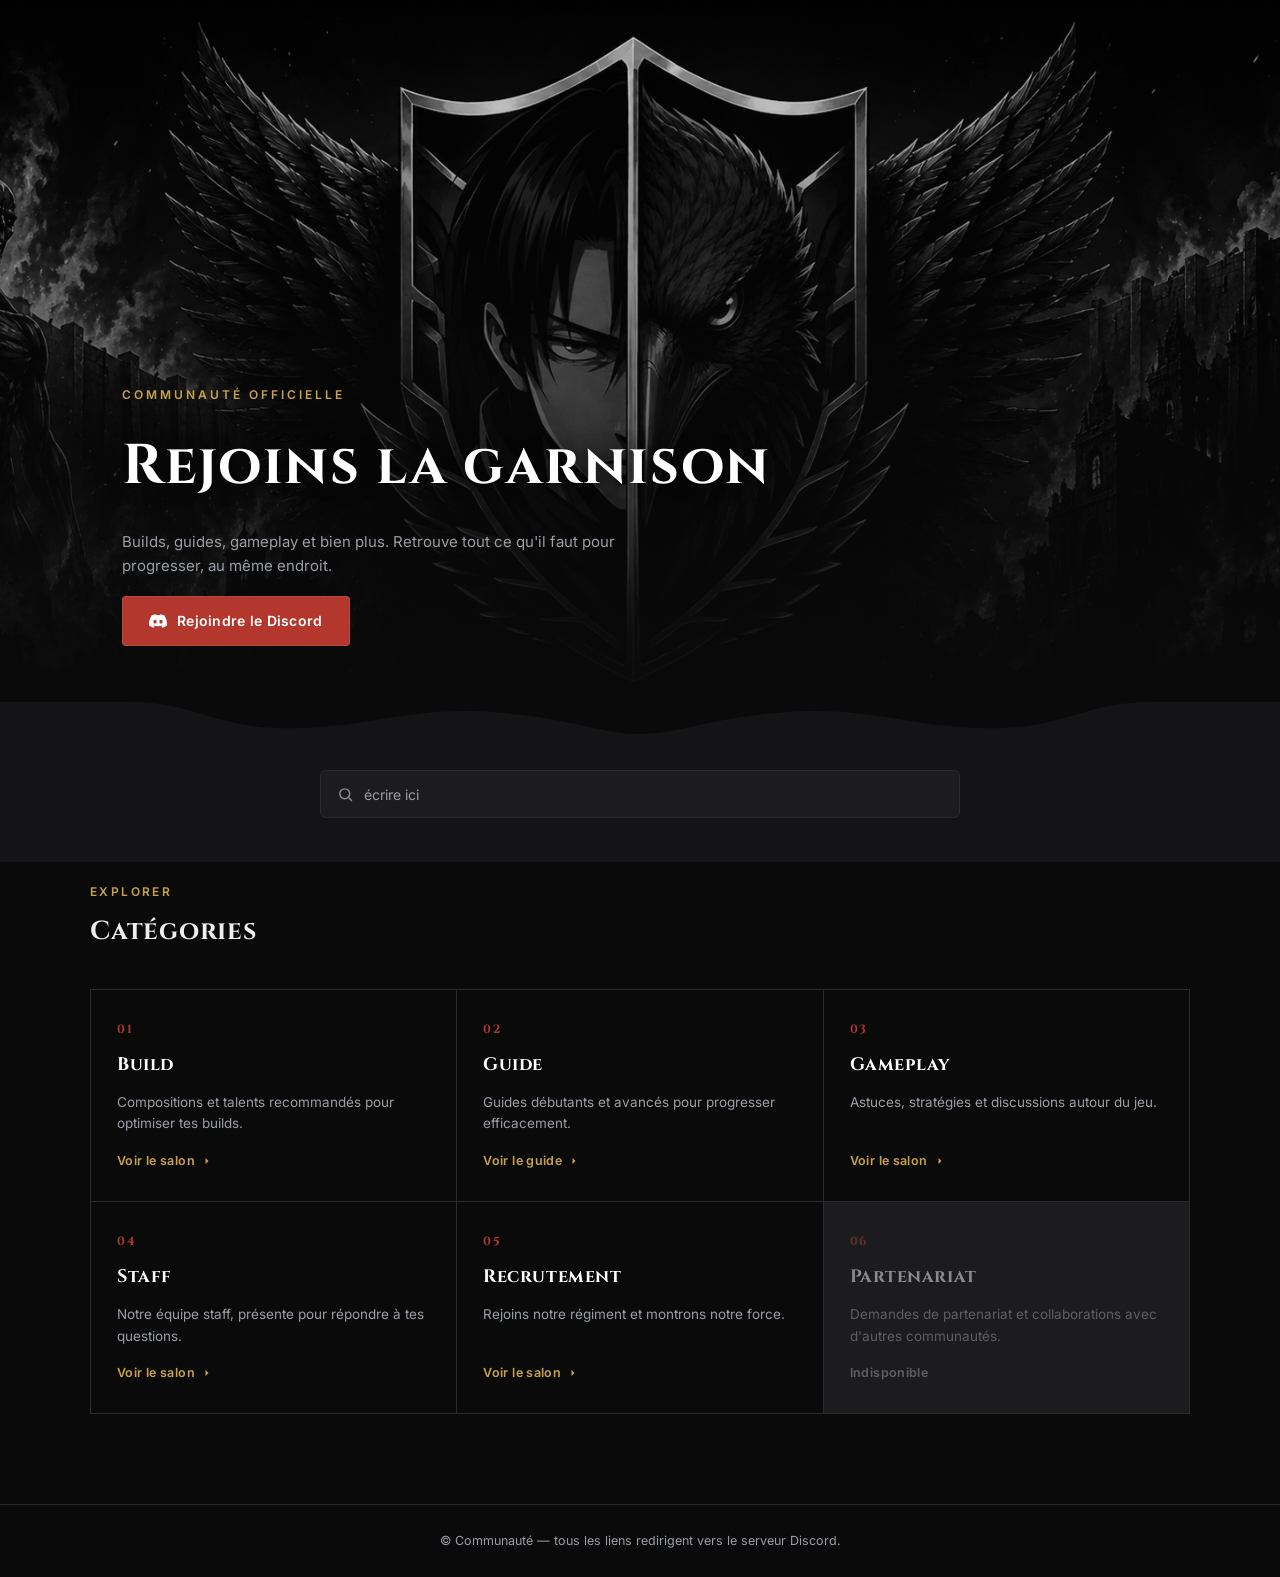
<file: index.html>
<!DOCTYPE html>
<html lang="fr">
<head>
<meta charset="UTF-8">
<meta name="viewport" content="width=device-width, initial-scale=1.0">
<title>ABW SITE</title>
<link rel="stylesheet" href="style.css">
</head>
<body>

<header class="hero">
  <div class="hero-content">
    <span class="eyebrow">Communauté officielle</span>
    <h1>Rejoins la garnison</h1>
    <p>Builds, guides, gameplay et bien plus. Retrouve tout ce qu'il faut pour progresser, au même endroit.</p>
    <a class="discord-btn" href="https://discord.gg/rMczedwTg" target="_blank" rel="noopener">
      <svg viewBox="0 0 24 24"><path d="M20.317 4.369a19.79 19.79 0 0 0-4.885-1.515.074.074 0 0 0-.079.037c-.21.375-.444.864-.608 1.25a18.27 18.27 0 0 0-5.487 0 12.6 12.6 0 0 0-.617-1.25.077.077 0 0 0-.079-.037A19.736 19.736 0 0 0 3.677 4.37a.07.07 0 0 0-.032.027C.533 9.046-.32 13.58.099 18.058a.082.082 0 0 0 .031.056 19.9 19.9 0 0 0 5.993 3.03.078.078 0 0 0 .084-.028 14.09 14.09 0 0 0 1.226-1.994.076.076 0 0 0-.041-.106 13.107 13.107 0 0 1-1.872-.892.077.077 0 0 1-.008-.128c.126-.094.252-.192.372-.291a.074.074 0 0 1 .077-.01c3.928 1.793 8.18 1.793 12.061 0a.074.074 0 0 1 .078.01c.12.099.246.197.373.291a.077.077 0 0 1-.006.128c-.598.35-1.22.645-1.873.892a.076.076 0 0 0-.04.107c.36.698.772 1.362 1.225 1.993a.076.076 0 0 0 .084.028 19.84 19.84 0 0 0 6.002-3.03.077.077 0 0 0 .032-.055c.5-5.177-.838-9.674-3.549-13.662a.06.06 0 0 0-.031-.028zM8.02 15.33c-1.183 0-2.157-1.085-2.157-2.419 0-1.333.955-2.418 2.157-2.418 1.211 0 2.176 1.094 2.157 2.418 0 1.334-.955 2.42-2.157 2.42zm7.975 0c-1.183 0-2.157-1.085-2.157-2.419 0-1.333.955-2.418 2.157-2.418 1.21 0 2.176 1.094 2.157 2.418 0 1.334-.946 2.42-2.157 2.42z"/></svg>
      Rejoindre le Discord
    </a>
  </div>
</header>

<div class="wing-divider" aria-hidden="true">
  <svg viewBox="0 0 1200 34" preserveAspectRatio="none">
    <path d="M0,0 L120,0 C180,0 200,24 260,26 C340,29 380,4 460,10 C540,16 560,32 600,32 C640,32 660,16 740,10 C820,4 860,29 940,26 C1000,24 1020,0 1080,0 L1200,0 L1200,34 L0,34 Z"/>
  </svg>
</div>

<section class="search-section">
  <div class="search-wrap">
    <svg viewBox="0 0 24 24" fill="none" stroke="currentColor" stroke-width="2"><circle cx="11" cy="11" r="7"/><line x1="21" y1="21" x2="16.65" y2="16.65"/></svg>
    <input type="text" id="site-search" placeholder="écrire ici" aria-label="Rechercher">
  </div>
</section>

<main class="categories">
  <div class="categories-inner">
    <div class="section-label">Explorer</div>
    <h2 class="section-title">Catégories</h2>

    <div class="grid">

      <a class="card" href="build.html" data-search="build compositions talents odm ts titan colossal feminin perk">
        <span class="card-index">01</span>
        <h3>Build</h3>
        <p>Compositions et talents recommandés pour optimiser tes builds.</p>
        <span class="card-link">Voir le salon
          <svg viewBox="0 0 24 24"><path d="M9 18l6-6-6-6v12z"/></svg>
        </span>
      </a>

      <a class="card" href="guide.html" data-search="guide débutant prestige quai extérieur aotr">
        <span class="card-index">02</span>
        <h3>Guide</h3>
        <p>Guides débutants et avancés pour progresser efficacement.</p>
        <span class="card-link">Voir le guide
          <svg viewBox="0 0 24 24"><path d="M9 18l6-6-6-6v12z"/></svg>
        </span>
      </a>

      <a class="card" href="gameplay.html" data-search="gameplay astuces stratégies raid mission afk prestige gems farm">
        <span class="card-index">03</span>
        <h3>Gameplay</h3>
        <p>Astuces, stratégies et discussions autour du jeu.</p>
        <span class="card-link">Voir le salon
          <svg viewBox="0 0 24 24"><path d="M9 18l6-6-6-6v12z"/></svg>
        </span>
      </a>

      <a class="card" href="staff.html" data-search="staff équipe chef co-owner support helper">
        <span class="card-index">04</span>
        <h3>Staff</h3>
        <p>Notre équipe staff, présente pour répondre à tes questions.</p>
        <span class="card-link">Voir le salon
          <svg viewBox="0 0 24 24"><path d="M9 18l6-6-6-6v12z"/></svg>
        </span>
      </a>

      <a class="card" href="recrutement.html">
        <span class="card-index">05</span>
        <h3>Recrutement</h3>
        <p>Rejoins notre régiment et montrons notre force.</p>
        <span class="card-link">Voir le salon
          <svg viewBox="0 0 24 24"><path d="M9 18l6-6-6-6v12z"/></svg>
        </span>
      </a>

      <div class="card card-disabled" aria-disabled="true">
        <span class="card-index">06</span>
        <h3>Partenariat</h3>
        <p>Demandes de partenariat et collaborations avec d'autres communautés.</p>
        <span class="card-link">Indisponible</span>
      </div>

    </div>
  </div>
</main>

<footer>
  © Communauté — tous les liens redirigent vers le serveur Discord.
</footer>

<style>
  .card-disabled{
    cursor:not-allowed;
    opacity:0.45;
    pointer-events:none;
  }
  .card-disabled .card-link{color:var(--text-muted);}
  .card-hidden{display:none !important;}
</style>

<script>
(function(){
  const input = document.getElementById('site-search');
  const cards = document.querySelectorAll('.card[data-search]');

  input.addEventListener('input', () => {
    const q = input.value.trim().toLowerCase();
    cards.forEach(card => {
      const haystack = (card.dataset.search + ' ' + card.querySelector('h3').textContent).toLowerCase();
      const match = q === '' || haystack.includes(q);
      card.classList.toggle('card-hidden', !match);
    });
  });
})();
</script>

</body>
</html>
</file>
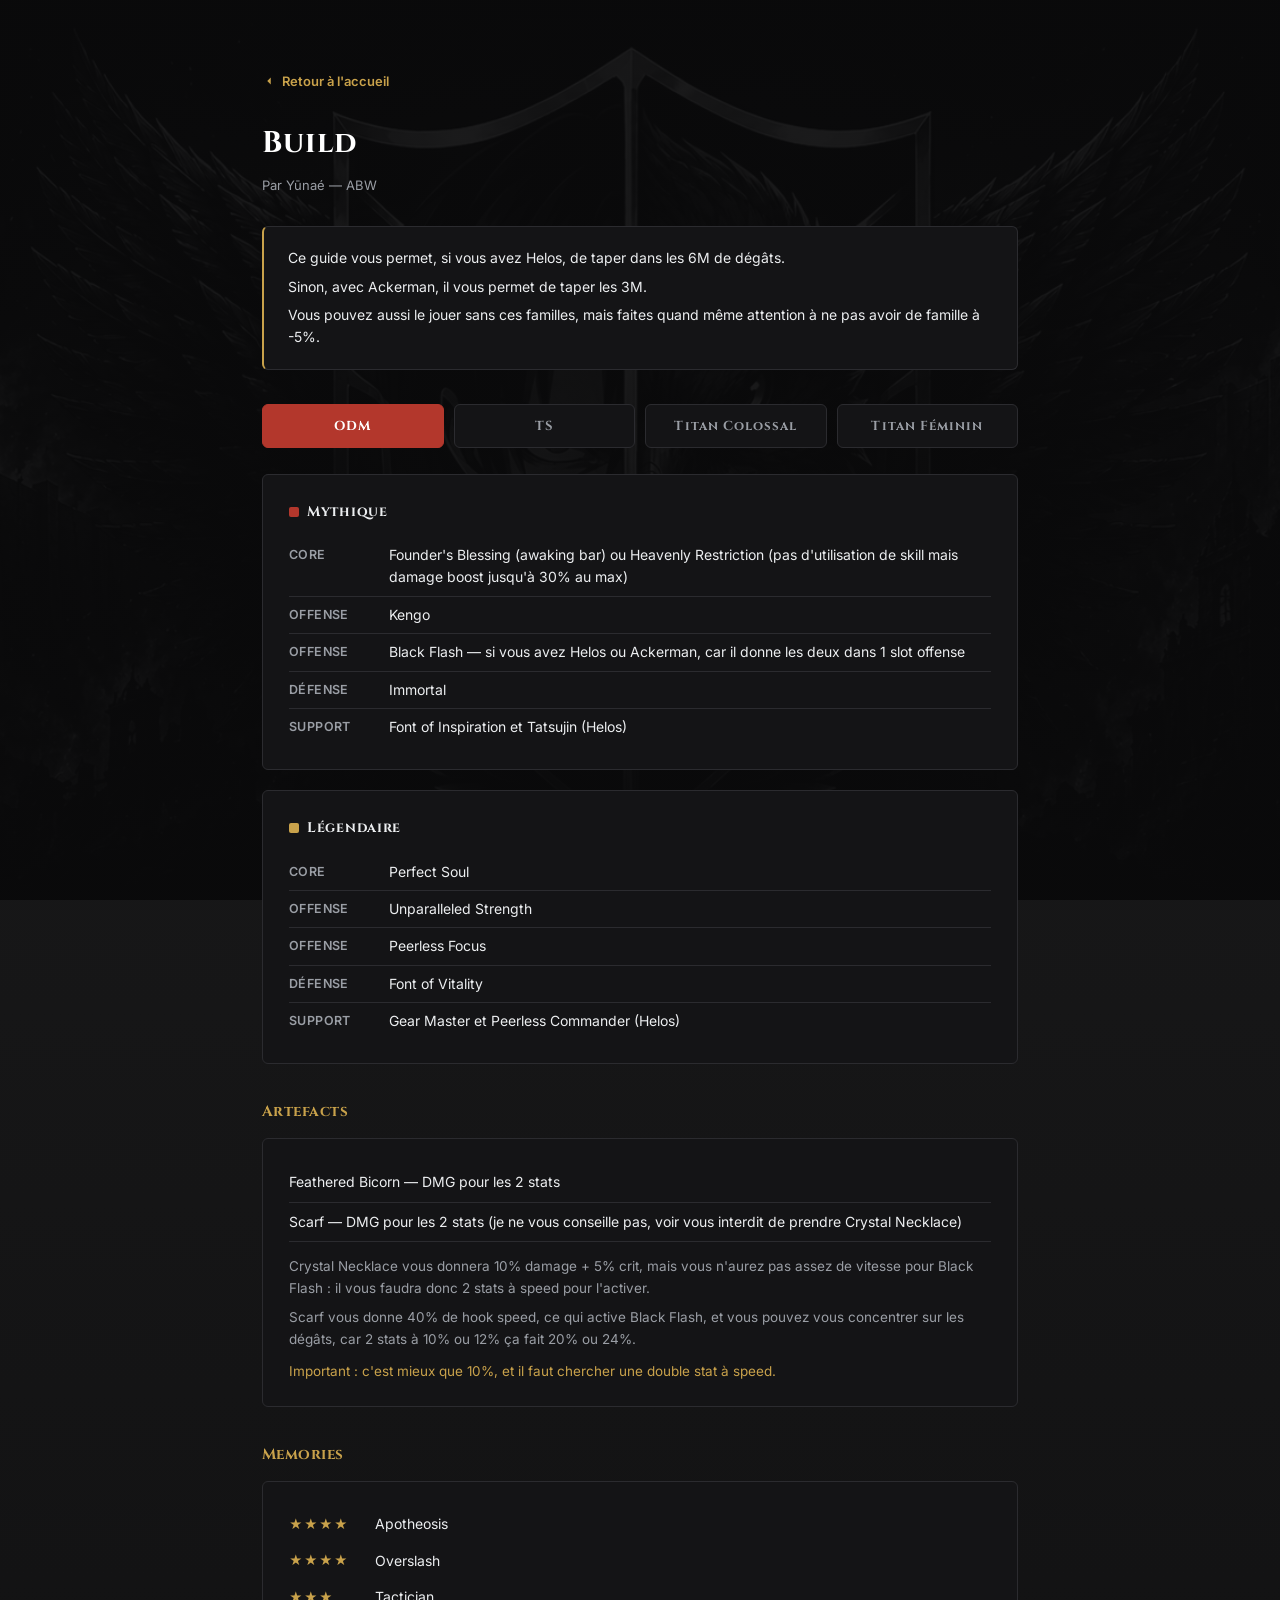
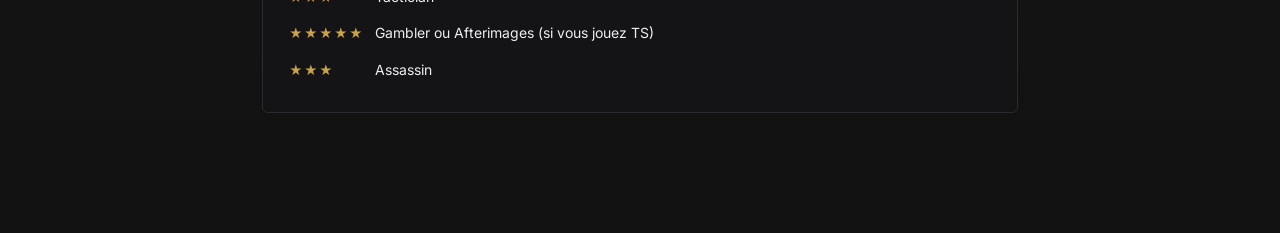
<file: build.html>
<!DOCTYPE html>
<html lang="fr">
<head>
<meta charset="UTF-8">
<meta name="viewport" content="width=device-width, initial-scale=1.0">
<title>ABW SITE — Build</title>
<link rel="stylesheet" href="style.css">
<style>
  body{
    background:
      linear-gradient(180deg, rgba(10,10,11,0.93) 0%, rgba(10,10,11,0.97) 100%),
      url('assets/banner.png') center center / cover no-repeat fixed;
  }
  .guide-wrap{max-width:820px;margin:0 auto;padding:70px 32px 100px;}
  .back-link{display:inline-flex;align-items:center;gap:6px;color:var(--gold);font-size:13px;font-weight:600;margin-bottom:28px;}
  .back-link svg{width:14px;height:14px;fill:var(--gold);transform:rotate(180deg);}
  .guide-wrap h1{font-size:30px;color:#fff;margin-bottom:8px;}
  .guide-meta{color:var(--text-muted);font-size:13px;margin-bottom:30px;}

  .info-block{background:var(--surface);border:1px solid var(--border);border-left:2px solid var(--gold);border-radius:6px;padding:20px 24px;margin-bottom:34px;}
  .info-block p{font-size:14px;color:var(--text);margin-bottom:6px;}
  .info-block p:last-child{margin-bottom:0;}

  .tabs{display:flex;gap:10px;margin-bottom:26px;}
  .tab-btn{flex:1;background:var(--surface);border:1px solid var(--border);color:var(--text-muted);font-family:'Cinzel',serif;font-weight:700;letter-spacing:0.08em;font-size:13px;padding:12px;border-radius:6px;cursor:pointer;transition:all .15s ease;}
  .tab-btn.active{background:var(--accent);color:#fff;border-color:var(--accent);}
  .tab-btn:hover:not(.active){background:var(--surface-2);color:#fff;}

  .tab-panel{display:none;}
  .tab-panel.active{display:block;}

  .rarity-block{background:var(--surface);border:1px solid var(--border);border-radius:6px;padding:24px 26px;margin-bottom:20px;}
  .rarity-title{display:inline-flex;align-items:center;gap:8px;font-family:'Cinzel',serif;font-weight:700;font-size:14px;letter-spacing:0.05em;margin-bottom:14px;}
  .dot{width:10px;height:10px;border-radius:2px;display:inline-block;}
  .dot.myth{background:var(--accent);}
  .dot.leg{background:var(--gold);}

  .perk-row{display:flex;gap:10px;padding:7px 0;border-bottom:1px solid var(--border);font-size:14px;}
  .perk-row:last-child{border-bottom:none;}
  .perk-slot{color:var(--text-muted);min-width:90px;font-weight:600;font-size:12.5px;text-transform:uppercase;letter-spacing:0.03em;padding-top:1px;}
  .perk-name{color:var(--text);}

  .sub-title{font-size:15px;color:var(--gold);font-family:'Cinzel',serif;font-weight:700;margin:36px 0 14px;letter-spacing:0.03em;}

  .artefact-row{display:flex;gap:10px;padding:8px 0;border-bottom:1px solid var(--border);font-size:14px;}
  .artefact-row:last-child{border-bottom:none;}

  .memory-row{display:flex;align-items:center;gap:10px;padding:7px 0;font-size:14px;}
  .stars{color:var(--gold);letter-spacing:1px;font-size:13px;min-width:76px;}
</style>
</head>
<body>

<div class="guide-wrap">
  <a class="back-link" href="index.html">
    <svg viewBox="0 0 24 24"><path d="M9 18l6-6-6-6v12z"/></svg>
    Retour à l'accueil
  </a>

  <h1>Build</h1>
  <p class="guide-meta">Par Yūnaé — ABW</p>

  <div class="info-block">
    <p>Ce guide vous permet, si vous avez Helos, de taper dans les 6M de dégâts.</p>
    <p>Sinon, avec Ackerman, il vous permet de taper les 3M.</p>
    <p>Vous pouvez aussi le jouer sans ces familles, mais faites quand même attention à ne pas avoir de famille à -5%.</p>
  </div>

  <div class="tabs">
    <button class="tab-btn active" onclick="showTab('odm')" data-tag="odm">ODM</button>
    <button class="tab-btn" onclick="showTab('ts')" data-tag="ts">TS</button>
    <button class="tab-btn" onclick="showTab('colossal')" data-tag="colossal">Titan Colossal</button>
    <button class="tab-btn" onclick="showTab('feminin')" data-tag="feminin">Titan Féminin</button>
  </div>

  <div id="tab-odm" class="tab-panel active" data-search="odm perk odm build odm founder's blessing heavenly restriction kengo black flash immortal font of inspiration tatsujin perfect soul unparalleled strength peerless focus font of vitality gear master peerless commander">
    <div class="rarity-block">
      <div class="rarity-title"><span class="dot myth"></span>Mythique</div>
      <div class="perk-row"><span class="perk-slot">Core</span><span class="perk-name">Founder's Blessing (awaking bar) ou Heavenly Restriction (pas d'utilisation de skill mais damage boost jusqu'à 30% au max)</span></div>
      <div class="perk-row"><span class="perk-slot">Offense</span><span class="perk-name">Kengo</span></div>
      <div class="perk-row"><span class="perk-slot">Offense</span><span class="perk-name">Black Flash — si vous avez Helos ou Ackerman, car il donne les deux dans 1 slot offense</span></div>
      <div class="perk-row"><span class="perk-slot">Défense</span><span class="perk-name">Immortal</span></div>
      <div class="perk-row"><span class="perk-slot">Support</span><span class="perk-name">Font of Inspiration et Tatsujin (Helos)</span></div>
    </div>
    <div class="rarity-block">
      <div class="rarity-title"><span class="dot leg"></span>Légendaire</div>
      <div class="perk-row"><span class="perk-slot">Core</span><span class="perk-name">Perfect Soul</span></div>
      <div class="perk-row"><span class="perk-slot">Offense</span><span class="perk-name">Unparalleled Strength</span></div>
      <div class="perk-row"><span class="perk-slot">Offense</span><span class="perk-name">Peerless Focus</span></div>
      <div class="perk-row"><span class="perk-slot">Défense</span><span class="perk-name">Font of Vitality</span></div>
      <div class="perk-row"><span class="perk-slot">Support</span><span class="perk-name">Gear Master et Peerless Commander (Helos)</span></div>
    </div>
  </div>

  <div id="tab-ts" class="tab-panel" data-search="ts perk ts build ts maximum firepower heavenly restriction kengo everlasting flame immortal explosive fortune font of inspiration perfect soul unparalleled strength peerless focus font of vitality munitions master courage catalyst">
    <div class="rarity-block">
      <div class="rarity-title"><span class="dot myth"></span>Mythique</div>
      <div class="perk-row"><span class="perk-slot">Core</span><span class="perk-name">Maximum Firepower ou Heavenly Restriction (pas d'utilisation de skill mais damage boost jusqu'à 30% au max)</span></div>
      <div class="perk-row"><span class="perk-slot">Offense</span><span class="perk-name">Kengo</span></div>
      <div class="perk-row"><span class="perk-slot">Offense</span><span class="perk-name">Everlasting Flame</span></div>
      <div class="perk-row"><span class="perk-slot">Défense</span><span class="perk-name">Immortal</span></div>
      <div class="perk-row"><span class="perk-slot">Support</span><span class="perk-name">Explosive Fortune et Font of Inspiration (Helos)</span></div>
    </div>
    <div class="rarity-block">
      <div class="rarity-title"><span class="dot leg"></span>Légendaire</div>
      <div class="perk-row"><span class="perk-slot">Core</span><span class="perk-name">Perfect Soul</span></div>
      <div class="perk-row"><span class="perk-slot">Offense</span><span class="perk-name">Unparalleled Strength</span></div>
      <div class="perk-row"><span class="perk-slot">Offense</span><span class="perk-name">Peerless Focus</span></div>
      <div class="perk-row"><span class="perk-slot">Défense</span><span class="perk-name">Font of Vitality</span></div>
      <div class="perk-row"><span class="perk-slot">Support</span><span class="perk-name">Munitions Master et Courage Catalyst (Helos)</span></div>
    </div>
  </div>

  <div id="tab-colossal" class="tab-panel" data-search="titan colossal perk founder's blessing art of war immortal adaptation font of inspiration peerless commander unwavering belief skills chaos titan shifting founder order rising slash hellfire barrage order rage artefacts scars colossal shifter damage scorched cloak crystal necklace memories apotheosis gambler tactician quakestrike furyforge">
    <div class="rarity-block">
      <div class="rarity-title" style="color:var(--gold);">Best famille</div>
      <div class="perk-row"><span class="perk-slot">Famille</span><span class="perk-name">Reiss ou Fritz</span></div>
    </div>

    <div class="rarity-block">
      <div class="rarity-title"><span class="dot myth"></span>Perk Mythique</div>
      <div class="perk-row"><span class="perk-slot">Core</span><span class="perk-name">Founder's Blessing</span></div>
      <div class="perk-row"><span class="perk-slot">Offense</span><span class="perk-name">Art of War</span></div>
      <div class="perk-row"><span class="perk-slot">Défense</span><span class="perk-name">Immortal</span></div>
      <div class="perk-row"><span class="perk-slot">Défense</span><span class="perk-name">Adaptation</span></div>
      <div class="perk-row"><span class="perk-slot">Support</span><span class="perk-name">Font of Inspiration</span></div>
      <div class="perk-row"><span class="perk-slot">Support</span><span class="perk-name">Peerless Commander ou Unwavering Belief si pas de résonance max</span></div>
    </div>

    <div class="sub-title">Artefacts</div>
    <div class="rarity-block">
      <div class="artefact-row">Scars — Colossal Shifter damage x2</div>
      <div class="artefact-row">Scorched Cloak ou Crystal Necklace si pas de résonance max</div>
    </div>

    <div class="sub-title">Memories</div>
    <div class="rarity-block">
      <div class="memory-row"><span class="stars">★★★★</span>Apotheosis</div>
      <div class="memory-row"><span class="stars">★★★★</span>Gambler</div>
      <div class="memory-row"><span class="stars">★★★</span>Tactician</div>
      <div class="memory-row"><span class="stars">★★★</span>Quakestrike</div>
      <div class="memory-row"><span class="stars">★★</span>Furyforge</div>
    </div>
  </div>

  <div id="tab-feminin" class="tab-panel" data-search="titan feminin best famille leonhart fritz perk mythique founder's blessing art of war immortal adaptation unwavering belief font of inspiration perk legendaire indefatigable warchief font of vitality peerless constitution peerless commander sixth sense artefacts female scars crystal necklace memories apotheosis gambler tactician quakestrike furyforge modifie">
    <div class="rarity-block">
      <div class="rarity-title" style="color:var(--gold);">Best famille</div>
      <div class="perk-row"><span class="perk-slot">Famille</span><span class="perk-name">Leonhart ou Fritz</span></div>
    </div>

    <div class="rarity-block">
      <div class="rarity-title"><span class="dot myth"></span>Perk Mythique</div>
      <div class="perk-row"><span class="perk-slot">Core</span><span class="perk-name">Founder's Blessing</span></div>
      <div class="perk-row"><span class="perk-slot">Offense</span><span class="perk-name">Art of War</span></div>
      <div class="perk-row"><span class="perk-slot">Défense</span><span class="perk-name">Immortal — si vous avez Fritz, vous avez droit à une défense en +, mettez Adaptation</span></div>
      <div class="perk-row"><span class="perk-slot">Support</span><span class="perk-name">Unwavering Belief — si vous avez Fritz, vous avez droit à un support en +, mettez Font of Inspiration</span></div>
    </div>

    <div class="rarity-block">
      <div class="rarity-title"><span class="dot leg"></span>Perk Légendaire</div>
      <div class="perk-row"><span class="perk-slot">Core</span><span class="perk-name">Indefatigable</span></div>
      <div class="perk-row"><span class="perk-slot">Offense</span><span class="perk-name">Warchief</span></div>
      <div class="perk-row"><span class="perk-slot">Défense</span><span class="perk-name">Font of Vitality — si vous avez Fritz, vous avez droit à une défense en +, mettez Peerless Constitution</span></div>
      <div class="perk-row"><span class="perk-slot">Support</span><span class="perk-name">Peerless Commander — si vous avez Fritz, vous avez droit à un support en +, mettez Sixth Sense</span></div>
    </div>

    <div class="sub-title">Artefacts</div>
    <div class="rarity-block">
      <div class="artefact-row">Female Scars (dmg shifter)</div>
      <div class="artefact-row">Crystal Necklace (dmg shifter)</div>
    </div>

    <div class="sub-title">Memories</div>
    <div class="rarity-block">
      <div class="memory-row"><span class="stars">★★★★</span>Apotheosis</div>
      <div class="memory-row"><span class="stars">★★★★</span>Gambler</div>
      <div class="memory-row"><span class="stars">★★★</span>Tactician</div>
      <div class="memory-row"><span class="stars">★★★</span>Quakestrike</div>
      <div class="memory-row"><span class="stars">★★★</span>Furyforge <span style="color:var(--text-muted);font-size:12px;">(modifié)</span></div>
    </div>
  </div>

  <div id="shared-artefacts-memories">
  <div class="sub-title">Artefacts</div>
  <div class="rarity-block" data-search="artefacts feathered bicorn scarf crystal necklace">
    <div class="artefact-row">Feathered Bicorn — DMG pour les 2 stats</div>
    <div class="artefact-row">Scarf — DMG pour les 2 stats (je ne vous conseille pas, voir vous interdit de prendre Crystal Necklace)</div>
    <p style="font-size:13.5px;color:var(--text-muted);margin-top:14px;">Crystal Necklace vous donnera 10% damage + 5% crit, mais vous n'aurez pas assez de vitesse pour Black Flash : il vous faudra donc 2 stats à speed pour l'activer.</p>
    <p style="font-size:13.5px;color:var(--text-muted);margin-top:8px;">Scarf vous donne 40% de hook speed, ce qui active Black Flash, et vous pouvez vous concentrer sur les dégâts, car 2 stats à 10% ou 12% ça fait 20% ou 24%.</p>
    <p style="font-size:13.5px;color:var(--gold);margin-top:10px;">Important : c'est mieux que 10%, et il faut chercher une double stat à speed.</p>
  </div>

  <div class="sub-title">Memories</div>
  <div class="rarity-block" data-search="memories apotheosis overslash tactician gambler afterimages assassin">
    <div class="memory-row"><span class="stars">★★★★</span>Apotheosis</div>
    <div class="memory-row"><span class="stars">★★★★</span>Overslash</div>
    <div class="memory-row"><span class="stars">★★★</span>Tactician</div>
    <div class="memory-row"><span class="stars">★★★★★</span>Gambler ou Afterimages (si vous jouez TS)</div>
    <div class="memory-row"><span class="stars">★★★</span>Assassin <span style="color:var(--text-muted);font-size:12px;"></span></div>
  </div>
  </div>

</div>

<script>
function showTab(name){
  document.querySelectorAll('.tab-panel').forEach(p => p.classList.remove('active'));
  document.querySelectorAll('.tab-btn').forEach(b => b.classList.remove('active'));
  document.getElementById('tab-' + name).classList.add('active');
  document.querySelector('.tab-btn[data-tag="' + name + '"]').classList.add('active');
  const shared = document.getElementById('shared-artefacts-memories');
  shared.style.display = (name === 'colossal' || name === 'feminin') ? 'none' : '';
}
window.addEventListener('DOMContentLoaded', () => {
  const hash = window.location.hash.replace('#tab-','').replace('#','');
  if(hash === 'ts'){ showTab('ts'); }
  else if(hash === 'colossal'){ showTab('colossal'); }
  else if(hash === 'feminin'){ showTab('feminin'); }
});
</script>

</body>
</html>
</file>
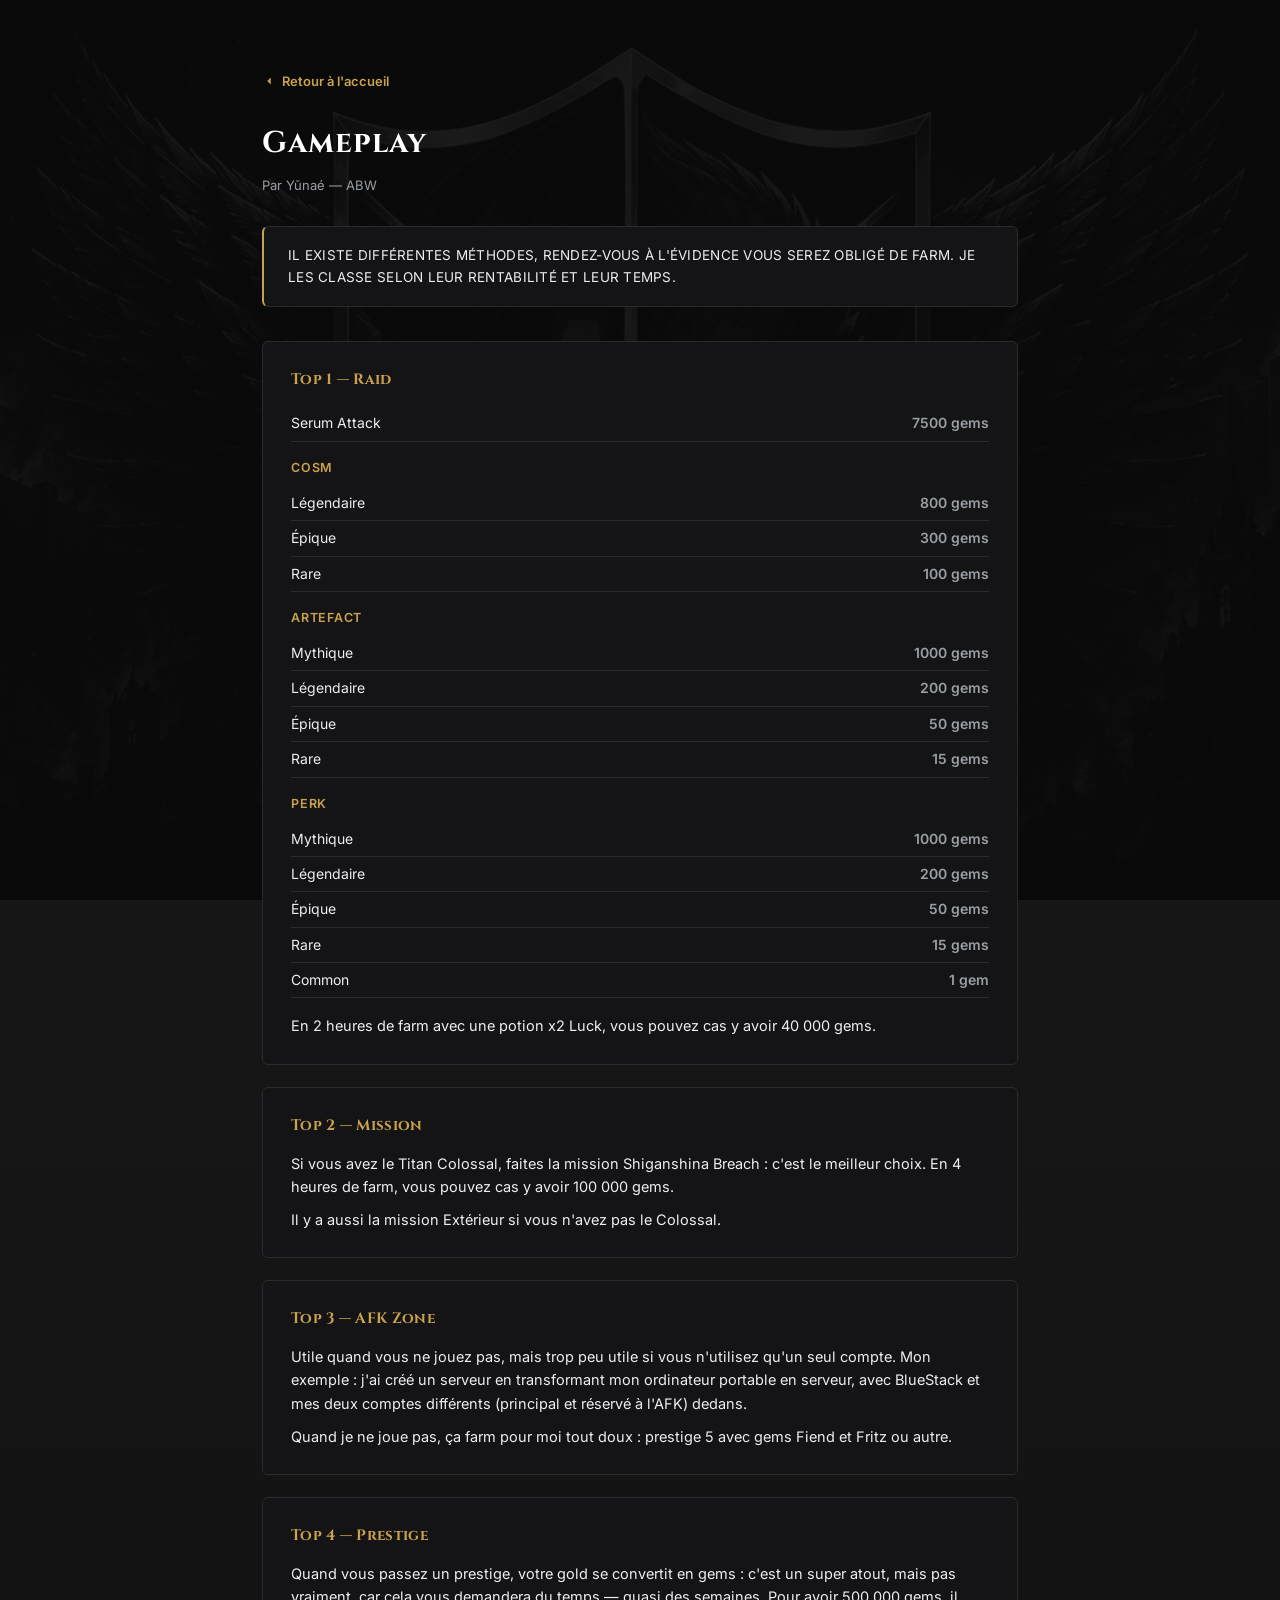
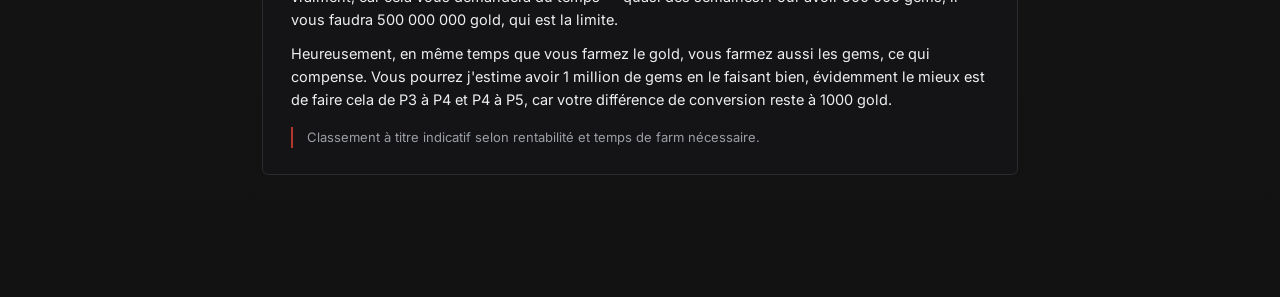
<file: gameplay.html>
<!DOCTYPE html>
<html lang="fr">
<head>
<meta charset="UTF-8">
<meta name="viewport" content="width=device-width, initial-scale=1.0">
<title>ABW SITE — Gameplay</title>
<link rel="stylesheet" href="style.css">
<style>
  body{
    background:
      linear-gradient(180deg, rgba(10,10,11,0.93) 0%, rgba(10,10,11,0.97) 100%),
      url('assets/banner.png') center center / cover no-repeat fixed;
  }
  .guide-wrap{max-width:820px;margin:0 auto;padding:70px 32px 100px;}
  .back-link{display:inline-flex;align-items:center;gap:6px;color:var(--gold);font-size:13px;font-weight:600;margin-bottom:28px;}
  .back-link svg{width:14px;height:14px;fill:var(--gold);transform:rotate(180deg);}
  .guide-wrap h1{font-size:30px;color:#fff;margin-bottom:8px;}
  .guide-meta{color:var(--text-muted);font-size:13px;margin-bottom:30px;}

  .intro-block{background:var(--surface);border:1px solid var(--border);border-left:2px solid var(--gold);border-radius:6px;padding:18px 24px;margin-bottom:34px;}
  .intro-block p{font-size:13.5px;color:var(--text);text-transform:uppercase;letter-spacing:0.02em;}

  .guide-block{background:var(--surface);border:1px solid var(--border);border-radius:6px;padding:26px 28px;margin-bottom:22px;}
  .guide-block h2{font-size:15px;color:var(--gold);margin-bottom:14px;letter-spacing:0.02em;}
  .guide-block p{font-size:14.5px;color:var(--text);margin-bottom:10px;}
  .guide-block p:last-child{margin-bottom:0;}

  .price-sub{font-size:12.5px;color:var(--gold);text-transform:uppercase;letter-spacing:0.06em;font-weight:600;margin:16px 0 8px;}
  .price-sub:first-child{margin-top:0;}
  .price-row{display:flex;justify-content:space-between;gap:10px;padding:6px 0;border-bottom:1px solid var(--border);font-size:14px;}
  .price-row:last-child{border-bottom:none;}
  .price-label{color:var(--text);}
  .price-value{color:var(--text-muted);font-weight:600;white-space:nowrap;}

  .guide-note{font-size:13px;color:var(--text-muted);border-left:2px solid var(--accent);padding-left:14px;margin-top:16px;}
</style>
</head>
<body>

<div class="guide-wrap">
  <a class="back-link" href="index.html">
    <svg viewBox="0 0 24 24"><path d="M9 18l6-6-6-6v12z"/></svg>
    Retour à l'accueil
  </a>

  <h1>Gameplay</h1>
  <p class="guide-meta">Par Yūnaé — ABW</p>

  <div class="intro-block">
    <p>Il existe différentes méthodes, rendez-vous à l'évidence vous serez obligé de farm. Je les classe selon leur rentabilité et leur temps.</p>
  </div>

  <div class="guide-block">
    <h2>Top 1 — Raid</h2>
    <div class="price-row"><span class="price-label">Serum Attack</span><span class="price-value">7500 gems</span></div>

    <div class="price-sub">Cosm</div>
    <div class="price-row"><span class="price-label">Légendaire</span><span class="price-value">800 gems</span></div>
    <div class="price-row"><span class="price-label">Épique</span><span class="price-value">300 gems</span></div>
    <div class="price-row"><span class="price-label">Rare</span><span class="price-value">100 gems</span></div>

    <div class="price-sub">Artefact</div>
    <div class="price-row"><span class="price-label">Mythique</span><span class="price-value">1000 gems</span></div>
    <div class="price-row"><span class="price-label">Légendaire</span><span class="price-value">200 gems</span></div>
    <div class="price-row"><span class="price-label">Épique</span><span class="price-value">50 gems</span></div>
    <div class="price-row"><span class="price-label">Rare</span><span class="price-value">15 gems</span></div>

    <div class="price-sub">Perk</div>
    <div class="price-row"><span class="price-label">Mythique</span><span class="price-value">1000 gems</span></div>
    <div class="price-row"><span class="price-label">Légendaire</span><span class="price-value">200 gems</span></div>
    <div class="price-row"><span class="price-label">Épique</span><span class="price-value">50 gems</span></div>
    <div class="price-row"><span class="price-label">Rare</span><span class="price-value">15 gems</span></div>
    <div class="price-row"><span class="price-label">Common</span><span class="price-value">1 gem</span></div>

    <p style="margin-top:16px;">En 2 heures de farm avec une potion x2 Luck, vous pouvez cas y avoir 40 000 gems.</p>
  </div>

  <div class="guide-block">
    <h2>Top 2 — Mission</h2>
    <p>Si vous avez le Titan Colossal, faites la mission Shiganshina Breach : c'est le meilleur choix. En 4 heures de farm, vous pouvez cas y avoir 100 000 gems.</p>
    <p>Il y a aussi la mission Extérieur si vous n'avez pas le Colossal.</p>
  </div>

  <div class="guide-block">
    <h2>Top 3 — AFK Zone</h2>
    <p>Utile quand vous ne jouez pas, mais trop peu utile si vous n'utilisez qu'un seul compte. Mon exemple : j'ai créé un serveur en transformant mon ordinateur portable en serveur, avec BlueStack et mes deux comptes différents (principal et réservé à l'AFK) dedans.</p>
    <p>Quand je ne joue pas, ça farm pour moi tout doux : prestige 5 avec gems Fiend et Fritz ou autre.</p>
  </div>

  <div class="guide-block">
    <h2>Top 4 — Prestige</h2>
    <p>Quand vous passez un prestige, votre gold se convertit en gems : c'est un super atout, mais pas vraiment, car cela vous demandera du temps — quasi des semaines. Pour avoir 500 000 gems, il vous faudra 500 000 000 gold, qui est la limite.</p>
    <p>Heureusement, en même temps que vous farmez le gold, vous farmez aussi les gems, ce qui compense. Vous pourrez j'estime avoir 1 million de gems en le faisant bien, évidemment le mieux est de faire cela de P3 à P4 et P4 à P5, car votre différence de conversion reste à 1000 gold.</p>
    <div class="guide-note">Classement à titre indicatif selon rentabilité et temps de farm nécessaire.</div>
  </div>

</div>

</body>
</html>
</file>
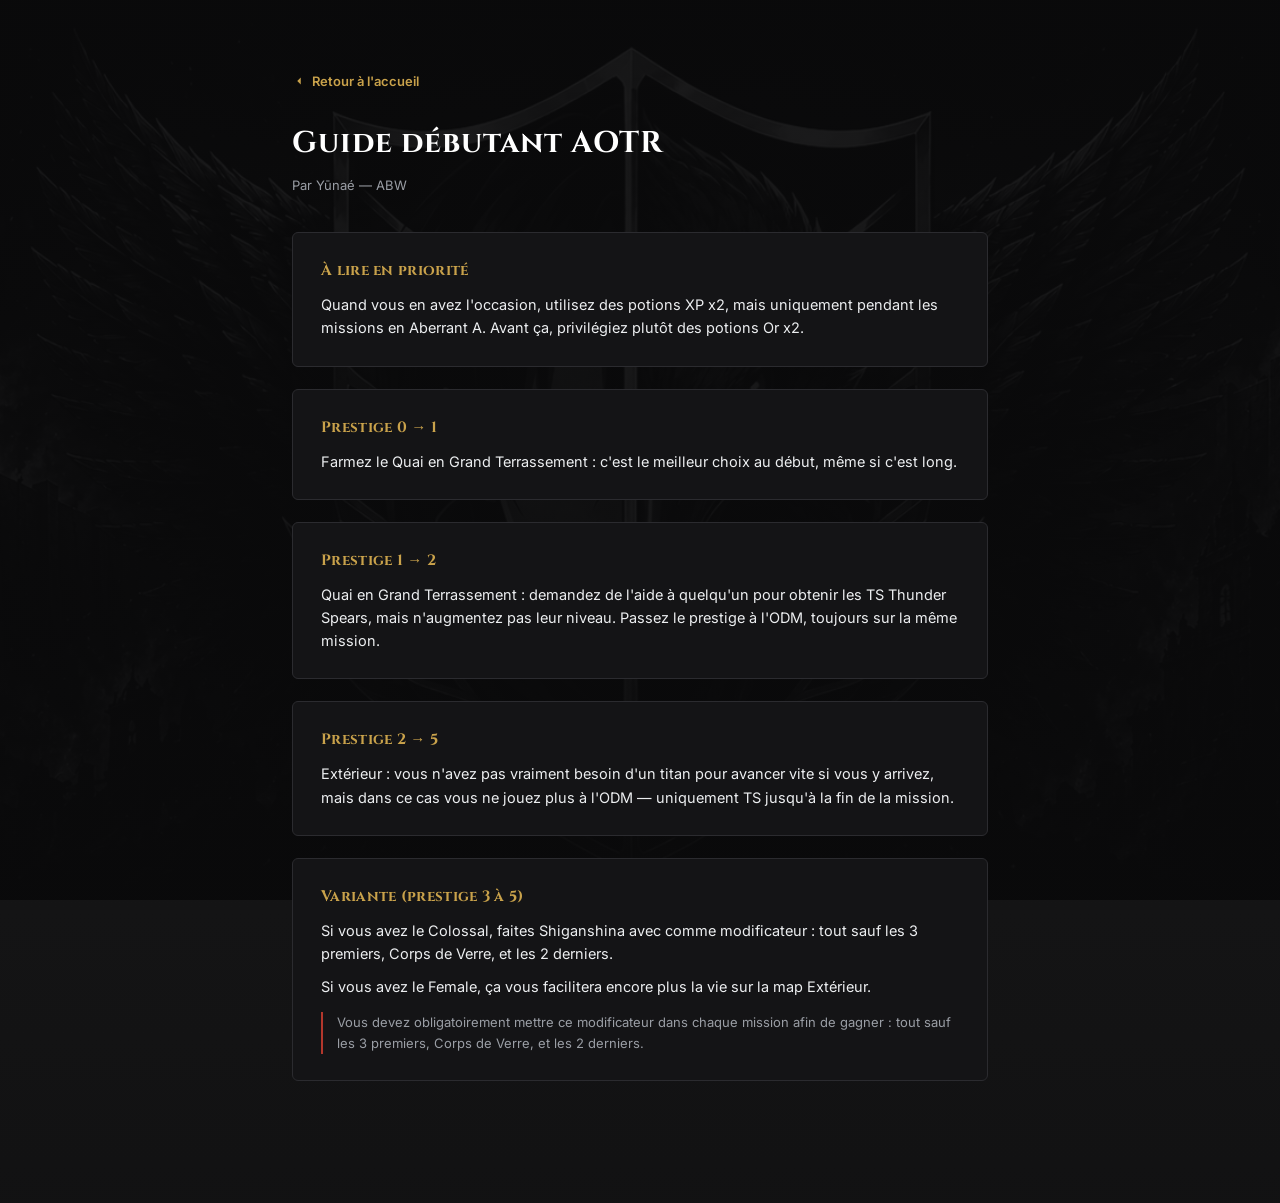
<file: guide.html>
<!DOCTYPE html>
<html lang="fr">
<head>
<meta charset="UTF-8">
<meta name="viewport" content="width=device-width, initial-scale=1.0">
<title>ABW SITE — Guide</title>
<link rel="stylesheet" href="style.css">
<style>
  body{
    background:
      linear-gradient(180deg, rgba(10,10,11,0.93) 0%, rgba(10,10,11,0.97) 100%),
      url('assets/banner.png') center center / cover no-repeat fixed;
  }
  .guide-wrap{max-width:760px;margin:0 auto;padding:70px 32px 100px;}
  .back-link{display:inline-flex;align-items:center;gap:6px;color:var(--gold);font-size:13px;font-weight:600;margin-bottom:28px;}
  .back-link svg{width:14px;height:14px;fill:var(--gold);transform:rotate(180deg);}
  .guide-wrap h1{font-size:30px;color:#fff;margin-bottom:8px;}
  .guide-meta{color:var(--text-muted);font-size:13px;margin-bottom:36px;}
  .guide-block{background:var(--surface);border:1px solid var(--border);border-radius:6px;padding:26px 28px;margin-bottom:22px;}
  .guide-block h2{font-size:15px;color:var(--gold);margin-bottom:10px;letter-spacing:0.02em;}
  .guide-block p{font-size:14.5px;color:var(--text);margin-bottom:10px;}
  .guide-block p:last-child{margin-bottom:0;}
  .guide-note{font-size:13px;color:var(--text-muted);border-left:2px solid var(--accent);padding-left:14px;margin-top:14px;}
</style>
</head>
<body>

<div class="guide-wrap">
  <a class="back-link" href="index.html">
    <svg viewBox="0 0 24 24"><path d="M9 18l6-6-6-6v12z"/></svg>
    Retour à l'accueil
  </a>

  <h1>Guide débutant AOTR</h1>
  <p class="guide-meta">Par Yūnaé — ABW</p>

  <div class="guide-block">
    <h2>À lire en priorité</h2>
    <p>Quand vous en avez l'occasion, utilisez des potions XP x2, mais uniquement pendant les missions en Aberrant A. Avant ça, privilégiez plutôt des potions Or x2.</p>
  </div>

  <div class="guide-block">
    <h2>Prestige 0 → 1</h2>
    <p>Farmez le Quai en Grand Terrassement : c'est le meilleur choix au début, même si c'est long.</p>
  </div>

  <div class="guide-block">
    <h2>Prestige 1 → 2</h2>
    <p>Quai en Grand Terrassement : demandez de l'aide à quelqu'un pour obtenir les TS Thunder Spears, mais n'augmentez pas leur niveau. Passez le prestige à l'ODM, toujours sur la même mission.</p>
  </div>

  <div class="guide-block">
    <h2>Prestige 2 → 5</h2>
    <p>Extérieur : vous n'avez pas vraiment besoin d'un titan pour avancer vite si vous y arrivez, mais dans ce cas vous ne jouez plus à l'ODM — uniquement TS jusqu'à la fin de la mission.</p>
  </div>

  <div class="guide-block">
    <h2>Variante (prestige 3 à 5)</h2>
    <p>Si vous avez le Colossal, faites Shiganshina avec comme modificateur : tout sauf les 3 premiers, Corps de Verre, et les 2 derniers.</p>
    <p>Si vous avez le Female, ça vous facilitera encore plus la vie sur la map Extérieur.</p>
    <div class="guide-note">Vous devez obligatoirement mettre ce modificateur dans chaque mission afin de gagner : tout sauf les 3 premiers, Corps de Verre, et les 2 derniers.</div>
  </div>
</div>

</body>
</html>
</file>
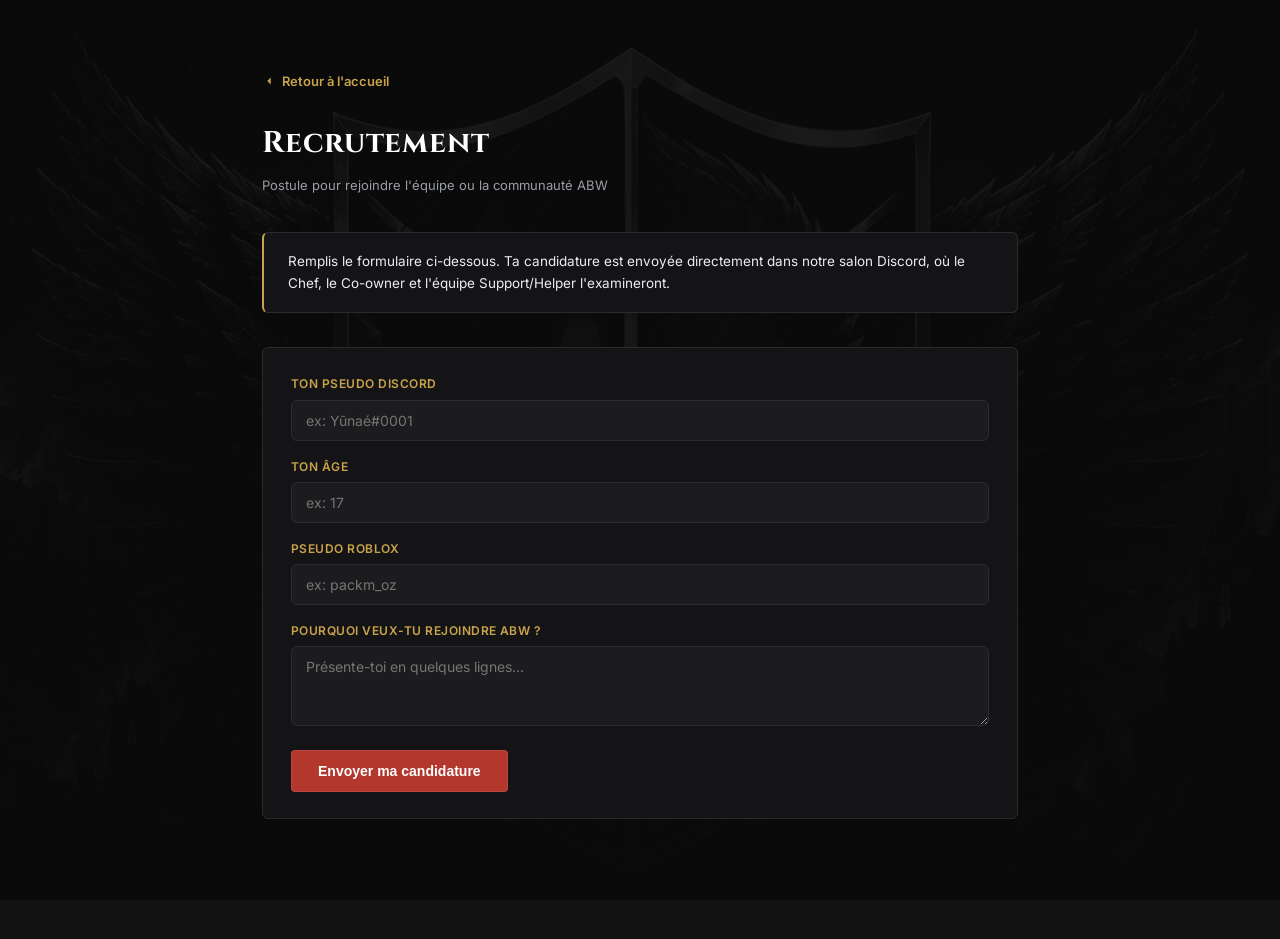
<file: recrutement.html>
<!DOCTYPE html>
<html lang="fr">
<head>
<meta charset="UTF-8">
<meta name="viewport" content="width=device-width, initial-scale=1.0">
<title>ABW SITE — Recrutement</title>
<link rel="stylesheet" href="style.css">
<style>
  body{
    background:
      linear-gradient(180deg, rgba(10,10,11,0.93) 0%, rgba(10,10,11,0.97) 100%),
      url('assets/banner.png') center center / cover no-repeat fixed;
  }
  .guide-wrap{max-width:820px;margin:0 auto;padding:70px 32px 100px;}
  .back-link{display:inline-flex;align-items:center;gap:6px;color:var(--gold);font-size:13px;font-weight:600;margin-bottom:28px;}
  .back-link svg{width:14px;height:14px;fill:var(--gold);transform:rotate(180deg);}
  .guide-wrap h1{font-size:30px;color:#fff;margin-bottom:8px;}
  .guide-meta{color:var(--text-muted);font-size:13px;margin-bottom:36px;}

  .info-block{background:var(--surface);border:1px solid var(--border);border-left:2px solid var(--gold);border-radius:6px;padding:18px 24px;margin-bottom:34px;}
  .info-block p{font-size:13.5px;color:var(--text);}

  .form-block{background:var(--surface);border:1px solid var(--border);border-radius:6px;padding:26px 28px;margin-bottom:20px;}
  .form-group{margin-bottom:16px;}
  .form-group label{display:block;font-size:12px;color:var(--gold);font-weight:600;text-transform:uppercase;letter-spacing:0.04em;margin-bottom:6px;}
  .form-group input, .form-group textarea{
    width:100%;background:var(--surface-2);border:1px solid var(--border);border-radius:6px;
    padding:11px 14px;color:var(--text);font-family:'Inter',sans-serif;font-size:14px;outline:none;
  }
  .form-group textarea{resize:vertical;min-height:80px;}
  .form-group input:focus, .form-group textarea:focus{border-color:var(--gold);}

  .submit-btn{
    background:var(--accent);color:#fff;border:1px solid rgba(255,255,255,0.08);
    padding:12px 26px;border-radius:4px;font-weight:600;font-size:14px;cursor:pointer;transition:background 0.15s ease;
  }
  .submit-btn:hover{background:var(--accent-hover);}
  .submit-btn:disabled{opacity:0.5;cursor:not-allowed;}

  .status-msg{font-size:13px;margin-top:12px;padding:10px 14px;border-radius:6px;display:none;}
  .status-msg.ok{display:block;background:rgba(60,140,80,0.15);color:#7fd99a;border:1px solid rgba(60,140,80,0.3);}
  .status-msg.err{display:block;background:rgba(179,55,44,0.15);color:#ff9d92;border:1px solid rgba(179,55,44,0.3);}
</style>
</head>
<body>

<div class="guide-wrap">
  <a class="back-link" href="index.html">
    <svg viewBox="0 0 24 24"><path d="M9 18l6-6-6-6v12z"/></svg>
    Retour à l'accueil
  </a>

  <h1>Recrutement</h1>
  <p class="guide-meta">Postule pour rejoindre l'équipe ou la communauté ABW</p>

  <div class="info-block">
    <p>Remplis le formulaire ci-dessous. Ta candidature est envoyée directement dans notre salon Discord, où le Chef, le Co-owner et l'équipe Support/Helper l'examineront.</p>
  </div>

  <div class="form-block">
    <div class="form-group">
      <label for="f-pseudo">Ton pseudo Discord</label>
      <input type="text" id="f-pseudo" placeholder="ex: Yūnaé#0001">
    </div>
    <div class="form-group">
      <label for="f-age">Ton âge</label>
      <input type="text" id="f-age" placeholder="ex: 17">
    </div>
    <div class="form-group">
      <label for="f-roblox">Pseudo Roblox</label>
      <input type="text" id="f-roblox" placeholder="ex: packm_oz">
    </div>
    <div class="form-group">
      <label for="f-msg">Pourquoi veux-tu rejoindre ABW ?</label>
      <textarea id="f-msg" placeholder="Présente-toi en quelques lignes..."></textarea>
    </div>
    <button class="submit-btn" id="submit-btn" onclick="submitApplication()">Envoyer ma candidature</button>
    <div id="status-msg" class="status-msg"></div>
  </div>

</div>

<script>
const WEBHOOK_URL = 'https://discord.com/api/webhooks/1525261291881496689/bwTxVsh_gRA-iSNwK5xHVOuRUXREIsw_NSyRN87O6Oxehq4xHEKPJ7LZxFNnxGVr_brS';

async function submitApplication(){
  const pseudo = document.getElementById('f-pseudo').value.trim();
  const age = document.getElementById('f-age').value.trim();
  const roblox = document.getElementById('f-roblox').value.trim();
  const msg = document.getElementById('f-msg').value.trim();
  const statusEl = document.getElementById('status-msg');
  const btn = document.getElementById('submit-btn');

  if(!pseudo){
    statusEl.className = 'status-msg err';
    statusEl.textContent = "Merci d'indiquer au minimum ton pseudo Discord.";
    return;
  }

  btn.disabled = true;
  btn.textContent = 'Envoi en cours...';

  const payload = {
    embeds: [{
      title: "📋 Nouvelle candidature — Recrutement ABW",
      color: 11758124,
      fields: [
        { name: "Pseudo Discord", value: pseudo, inline: true },
        { name: "Âge", value: age || "Non précisé", inline: true },
        { name: "Pseudo Roblox", value: roblox || "Non précisé", inline: true },
        { name: "Message", value: msg || "Aucun message fourni" }
      ],
      footer: { text: "Formulaire recrutement.html" },
      timestamp: new Date().toISOString()
    }]
  };

  try{
    const res = await fetch(WEBHOOK_URL, {
      method: 'POST',
      headers: { 'Content-Type': 'application/json' },
      body: JSON.stringify(payload)
    });

    if(res.ok){
      statusEl.className = 'status-msg ok';
      statusEl.textContent = "Candidature envoyée ! Le staff va l'examiner sur Discord.";
      document.getElementById('f-pseudo').value = '';
      document.getElementById('f-age').value = '';
      document.getElementById('f-roblox').value = '';
      document.getElementById('f-msg').value = '';
    } else {
      statusEl.className = 'status-msg err';
      statusEl.textContent = "Erreur lors de l'envoi. Réessaie dans quelques instants.";
    }
  }catch(err){
    statusEl.className = 'status-msg err';
    statusEl.textContent = "Erreur réseau. Vérifie ta connexion et réessaie.";
    console.error(err);
  }finally{
    btn.disabled = false;
    btn.textContent = 'Envoyer ma candidature';
  }
}
</script>

</body>
</html>
</file>
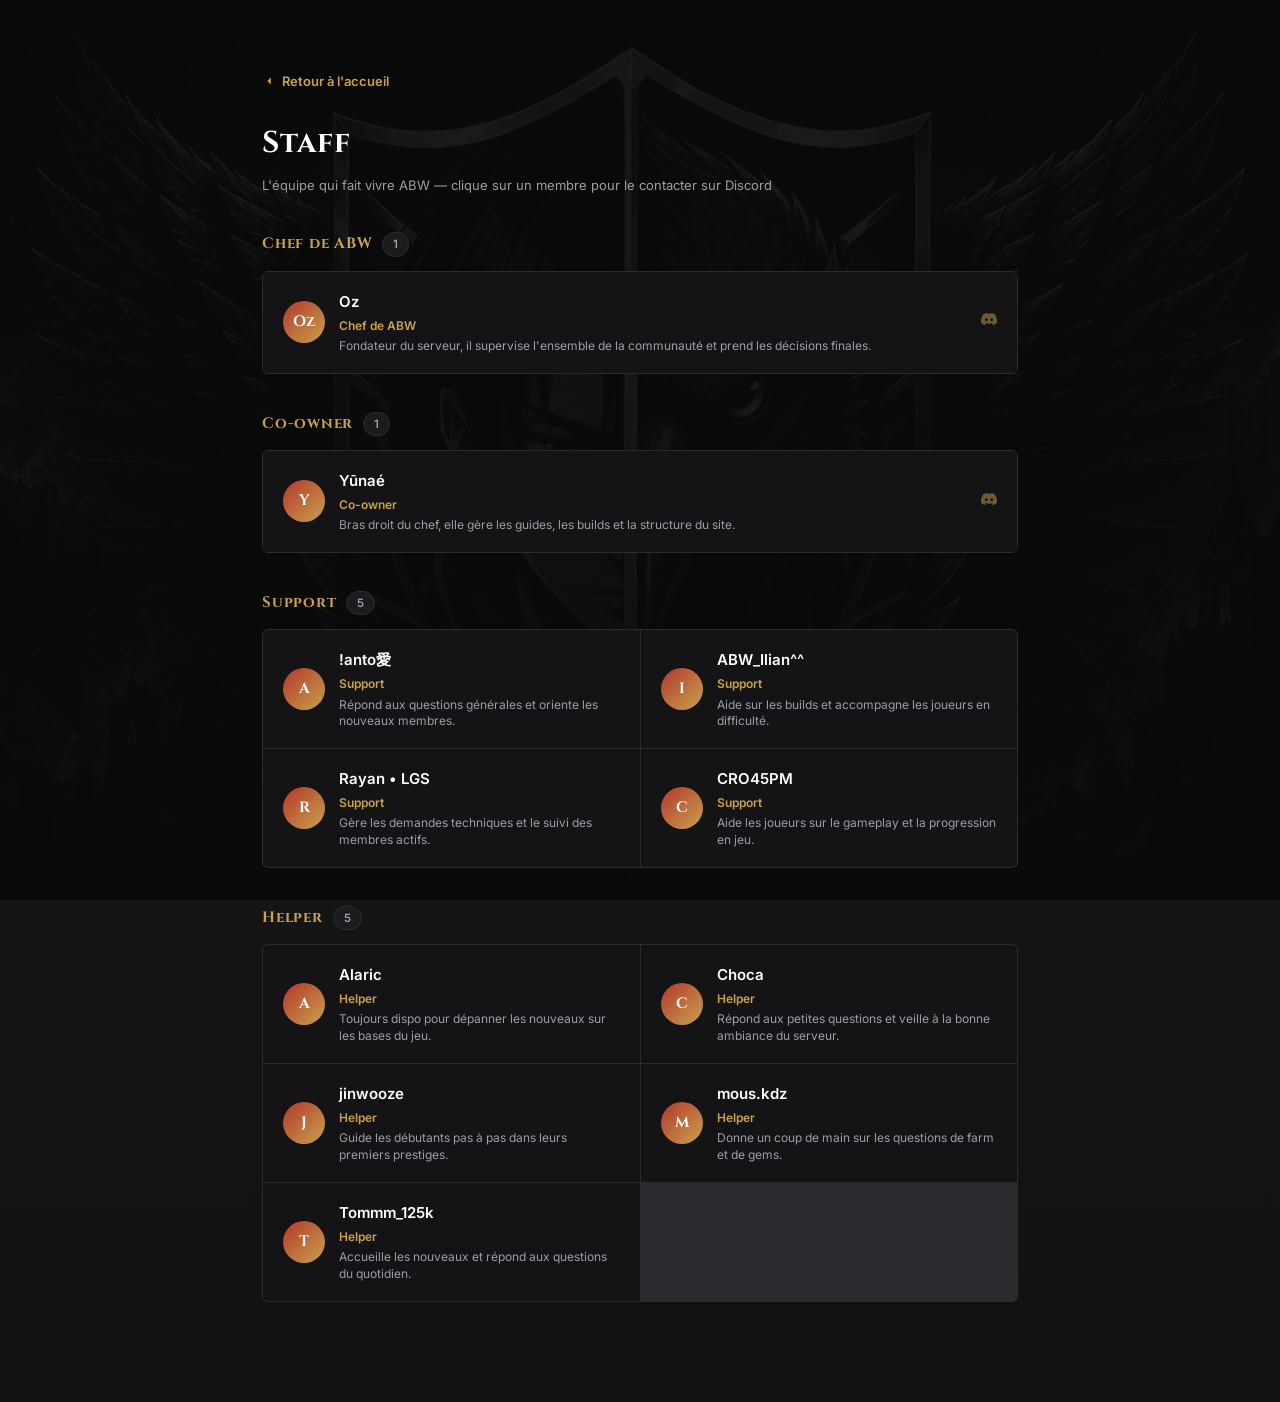
<file: staff.html>
<!DOCTYPE html>
<html lang="fr">
<head>
<meta charset="UTF-8">
<meta name="viewport" content="width=device-width, initial-scale=1.0">
<title>ABW SITE — Staff</title>
<link rel="stylesheet" href="style.css">
<style>
  body{
    background:
      linear-gradient(180deg, rgba(10,10,11,0.93) 0%, rgba(10,10,11,0.97) 100%),
      url('assets/banner.png') center center / cover no-repeat fixed;
  }
  .guide-wrap{max-width:820px;margin:0 auto;padding:70px 32px 100px;}
  .back-link{display:inline-flex;align-items:center;gap:6px;color:var(--gold);font-size:13px;font-weight:600;margin-bottom:28px;}
  .back-link svg{width:14px;height:14px;fill:var(--gold);transform:rotate(180deg);}
  .guide-wrap h1{font-size:30px;color:#fff;margin-bottom:8px;}
  .guide-meta{color:var(--text-muted);font-size:13px;margin-bottom:36px;}

  .rank-title{display:flex;align-items:center;gap:10px;font-size:15px;color:var(--gold);font-family:'Cinzel',serif;font-weight:700;letter-spacing:0.05em;margin:38px 0 14px;}
  .rank-title:first-of-type{margin-top:0;}
  .rank-count{font-family:'Inter',sans-serif;font-weight:600;font-size:11.5px;color:var(--text-muted);background:var(--surface-2);border:1px solid var(--border);border-radius:20px;padding:2px 10px;letter-spacing:0;}

  .staff-grid{display:grid;grid-template-columns:repeat(2,1fr);gap:1px;background:var(--border);border:1px solid var(--border);border-radius:6px;overflow:hidden;}
  .staff-grid.single{grid-template-columns:1fr;}
  .staff-card{background:var(--surface);padding:18px 20px;display:flex;align-items:center;gap:14px;transition:background 0.15s ease;cursor:pointer;}
  .staff-card:hover{background:var(--surface-2);}
  .staff-card:hover .staff-name{color:var(--gold);}
  .staff-avatar{width:42px;height:42px;border-radius:50%;flex-shrink:0;display:flex;align-items:center;justify-content:center;font-family:'Cinzel',serif;font-weight:700;font-size:15px;color:#fff;background:linear-gradient(135deg,var(--accent),var(--gold));}
  .staff-name{font-size:15px;color:#fff;font-weight:600;transition:color 0.15s ease;}
  .staff-role{font-size:12px;color:var(--gold);margin-top:2px;font-weight:600;}
  .staff-desc{font-size:12px;color:var(--text-muted);margin-top:3px;line-height:1.4;}
  .staff-contact{margin-left:auto;flex-shrink:0;opacity:0.5;}
  .staff-contact svg{width:16px;height:16px;fill:var(--gold);}

  @media (max-width:560px){
    .staff-grid{grid-template-columns:1fr;}
  }
</style>
</head>
<body>

<div class="guide-wrap">
  <a class="back-link" href="index.html">
    <svg viewBox="0 0 24 24"><path d="M9 18l6-6-6-6v12z"/></svg>
    Retour à l'accueil
  </a>

  <h1>Staff</h1>
  <p class="guide-meta">L'équipe qui fait vivre ABW — clique sur un membre pour le contacter sur Discord</p>

  <div class="rank-title">Chef de ABW <span class="rank-count">1</span></div>
  <div class="staff-grid single">
    <a class="staff-card" href="https://discord.gg/rMczedwTg" target="_blank" rel="noopener">
      <div class="staff-avatar">Oz</div>
      <div>
        <div class="staff-name">Oz</div>
        <div class="staff-role">Chef de ABW</div>
        <div class="staff-desc">Fondateur du serveur, il supervise l'ensemble de la communauté et prend les décisions finales.</div>
      </div>
      <span class="staff-contact"><svg viewBox="0 0 24 24"><path d="M20.317 4.369a19.79 19.79 0 0 0-4.885-1.515.074.074 0 0 0-.079.037c-.21.375-.444.864-.608 1.25a18.27 18.27 0 0 0-5.487 0 12.6 12.6 0 0 0-.617-1.25.077.077 0 0 0-.079-.037A19.736 19.736 0 0 0 3.677 4.37a.07.07 0 0 0-.032.027C.533 9.046-.32 13.58.099 18.058a.082.082 0 0 0 .031.056 19.9 19.9 0 0 0 5.993 3.03.078.078 0 0 0 .084-.028 14.09 14.09 0 0 0 1.226-1.994.076.076 0 0 0-.041-.106 13.107 13.107 0 0 1-1.872-.892.077.077 0 0 1-.008-.128c.126-.094.252-.192.372-.291a.074.074 0 0 1 .077-.01c3.928 1.793 8.18 1.793 12.061 0a.074.074 0 0 1 .078.01c.12.099.246.197.373.291a.077.077 0 0 1-.006.128c-.598.35-1.22.645-1.873.892a.076.076 0 0 0-.04.107c.36.698.772 1.362 1.225 1.993a.076.076 0 0 0 .084.028 19.84 19.84 0 0 0 6.002-3.03.077.077 0 0 0 .032-.055c.5-5.177-.838-9.674-3.549-13.662a.06.06 0 0 0-.031-.028zM8.02 15.33c-1.183 0-2.157-1.085-2.157-2.419 0-1.333.955-2.418 2.157-2.418 1.211 0 2.176 1.094 2.157 2.418 0 1.334-.955 2.42-2.157 2.42zm7.975 0c-1.183 0-2.157-1.085-2.157-2.419 0-1.333.955-2.418 2.157-2.418 1.21 0 2.176 1.094 2.157 2.418 0 1.334-.946 2.42-2.157 2.42z"/></svg></span>
    </a>
  </div>

  <div class="rank-title">Co-owner <span class="rank-count">1</span></div>
  <div class="staff-grid single">
    <a class="staff-card" href="https://discord.gg/rMczedwTg" target="_blank" rel="noopener">
      <div class="staff-avatar">Y</div>
      <div>
        <div class="staff-name">Yūnaé</div>
        <div class="staff-role">Co-owner</div>
        <div class="staff-desc">Bras droit du chef, elle gère les guides, les builds et la structure du site.</div>
      </div>
      <span class="staff-contact"><svg viewBox="0 0 24 24"><path d="M20.317 4.369a19.79 19.79 0 0 0-4.885-1.515.074.074 0 0 0-.079.037c-.21.375-.444.864-.608 1.25a18.27 18.27 0 0 0-5.487 0 12.6 12.6 0 0 0-.617-1.25.077.077 0 0 0-.079-.037A19.736 19.736 0 0 0 3.677 4.37a.07.07 0 0 0-.032.027C.533 9.046-.32 13.58.099 18.058a.082.082 0 0 0 .031.056 19.9 19.9 0 0 0 5.993 3.03.078.078 0 0 0 .084-.028 14.09 14.09 0 0 0 1.226-1.994.076.076 0 0 0-.041-.106 13.107 13.107 0 0 1-1.872-.892.077.077 0 0 1-.008-.128c.126-.094.252-.192.372-.291a.074.074 0 0 1 .077-.01c3.928 1.793 8.18 1.793 12.061 0a.074.074 0 0 1 .078.01c.12.099.246.197.373.291a.077.077 0 0 1-.006.128c-.598.35-1.22.645-1.873.892a.076.076 0 0 0-.04.107c.36.698.772 1.362 1.225 1.993a.076.076 0 0 0 .084.028 19.84 19.84 0 0 0 6.002-3.03.077.077 0 0 0 .032-.055c.5-5.177-.838-9.674-3.549-13.662a.06.06 0 0 0-.031-.028zM8.02 15.33c-1.183 0-2.157-1.085-2.157-2.419 0-1.333.955-2.418 2.157-2.418 1.211 0 2.176 1.094 2.157 2.418 0 1.334-.955 2.42-2.157 2.42zm7.975 0c-1.183 0-2.157-1.085-2.157-2.419 0-1.333.955-2.418 2.157-2.418 1.21 0 2.176 1.094 2.157 2.418 0 1.334-.946 2.42-2.157 2.42z"/></svg></span>
    </a>
  </div>

  <div class="rank-title">Support <span class="rank-count">5</span></div>
  <div class="staff-grid">
    <a class="staff-card" href="https://discord.gg/rMczedwTg" target="_blank" rel="noopener">
      <div class="staff-avatar">A</div>
      <div>
        <div class="staff-name">!anto愛</div>
        <div class="staff-role">Support</div>
        <div class="staff-desc">Répond aux questions générales et oriente les nouveaux membres.</div>
      </div>
    </a>
    <a class="staff-card" href="https://discord.gg/rMczedwTg" target="_blank" rel="noopener">
      <div class="staff-avatar">I</div>
      <div>
        <div class="staff-name">ABW_Ilian^^</div>
        <div class="staff-role">Support</div>
        <div class="staff-desc">Aide sur les builds et accompagne les joueurs en difficulté.</div>
      </div>
    </a>
    <a class="staff-card" href="https://discord.gg/rMczedwTg" target="_blank" rel="noopener">
      <div class="staff-avatar">R</div>
      <div>
        <div class="staff-name">Rayan • LGS</div>
        <div class="staff-role">Support</div>
        <div class="staff-desc">Gère les demandes techniques et le suivi des membres actifs.</div>
      </div>
    </a>
    <a class="staff-card" href="https://discord.gg/rMczedwTg" target="_blank" rel="noopener">
      <div class="staff-avatar">C</div>
      <div>
        <div class="staff-name">CRO45PM</div>
        <div class="staff-role">Support</div>
        <div class="staff-desc">Aide les joueurs sur le gameplay et la progression en jeu.</div>
      </div>
    </a>
  </div>

  <div class="rank-title">Helper <span class="rank-count">5</span></div>
  <div class="staff-grid">
    <a class="staff-card" href="https://discord.gg/rMczedwTg" target="_blank" rel="noopener">
      <div class="staff-avatar">A</div>
      <div>
        <div class="staff-name">Alaric</div>
        <div class="staff-role">Helper</div>
        <div class="staff-desc">Toujours dispo pour dépanner les nouveaux sur les bases du jeu.</div>
      </div>
    </a>
    <a class="staff-card" href="https://discord.gg/rMczedwTg" target="_blank" rel="noopener">
      <div class="staff-avatar">C</div>
      <div>
        <div class="staff-name">Choca</div>
        <div class="staff-role">Helper</div>
        <div class="staff-desc">Répond aux petites questions et veille à la bonne ambiance du serveur.</div>
      </div>
    </a>
    <a class="staff-card" href="https://discord.gg/rMczedwTg" target="_blank" rel="noopener">
      <div class="staff-avatar">J</div>
      <div>
        <div class="staff-name">jinwooze</div>
        <div class="staff-role">Helper</div>
        <div class="staff-desc">Guide les débutants pas à pas dans leurs premiers prestiges.</div>
      </div>
    </a>
    <a class="staff-card" href="https://discord.gg/rMczedwTg" target="_blank" rel="noopener">
      <div class="staff-avatar">M</div>
      <div>
        <div class="staff-name">mous.kdz</div>
        <div class="staff-role">Helper</div>
        <div class="staff-desc">Donne un coup de main sur les questions de farm et de gems.</div>
      </div>
    </a>
    <a class="staff-card" href="https://discord.gg/rMczedwTg" target="_blank" rel="noopener">
      <div class="staff-avatar">T</div>
      <div>
        <div class="staff-name">Tommm_125k</div>
        <div class="staff-role">Helper</div>
        <div class="staff-desc">Accueille les nouveaux et répond aux questions du quotidien.</div>
      </div>
    </a>
  </div>

</div>

</body>
</html>
</file>
<file: style.css>
@import url('https://fonts.googleapis.com/css2?family=Cinzel:wght@500;700&family=Inter:wght@400;500;600&display=swap');

:root{
  --bg:#0a0a0b;
  --surface:#141416;
  --surface-2:#1c1c1f;
  --border:#2b2b2f;
  --text:#eceef0;
  --text-muted:#9a9ea5;
  --accent:#b3372c;
  --accent-hover:#c94436;
  --gold:#c9a24b;
}

*{box-sizing:border-box;margin:0;padding:0;}

body{
  background:var(--bg);
  color:var(--text);
  font-family:'Inter',sans-serif;
  line-height:1.6;
}

h1,h2,h3{
  font-family:'Cinzel',serif;
  font-weight:700;
  letter-spacing:0.03em;
}

a{color:inherit;text-decoration:none;}

/* ---------- HERO ---------- */
.hero{
  position:relative;
  min-height:78vh;
  background:url('assets/banner.png') center center / cover no-repeat;
  display:flex;
  align-items:flex-end;
}

.hero::before{
  content:"";
  position:absolute;
  inset:0;
  background:linear-gradient(180deg, rgba(10,10,11,0.15) 0%, rgba(10,10,11,0.55) 55%, rgba(10,10,11,0.96) 100%);
}

.hero-content{
  position:relative;
  z-index:1;
  width:100%;
  max-width:1100px;
  margin:0 auto;
  padding:0 32px 56px;
  display:flex;
  flex-direction:column;
  align-items:flex-start;
  gap:18px;
}

.eyebrow{
  font-size:12px;
  letter-spacing:0.25em;
  text-transform:uppercase;
  color:var(--gold);
  font-weight:600;
}

.hero h1{
  font-size:clamp(34px,5vw,56px);
  color:#fff;
  text-shadow:0 2px 18px rgba(0,0,0,0.6);
}

.hero p{
  max-width:560px;
  color:var(--text-muted);
  font-size:15px;
}

.discord-btn{
  display:inline-flex;
  align-items:center;
  gap:10px;
  background:var(--accent);
  color:#fff;
  padding:13px 26px;
  border-radius:4px;
  font-weight:600;
  font-size:14px;
  letter-spacing:0.02em;
  border:1px solid rgba(255,255,255,0.08);
  transition:background 0.15s ease;
}
.discord-btn:hover{background:var(--accent-hover);}
.discord-btn svg{width:18px;height:18px;fill:#fff;}

/* ---------- WING DIVIDER ---------- */
.wing-divider{
  display:block;
  width:100%;
  height:34px;
}
.wing-divider svg{width:100%;height:100%;display:block;}
.wing-divider path{fill:var(--surface);}

/* ---------- SEARCH ---------- */
.search-section{
  background:var(--surface);
  padding:34px 32px 44px;
}
.search-wrap{
  max-width:640px;
  margin:0 auto;
  display:flex;
  align-items:center;
  gap:10px;
  background:var(--surface-2);
  border:1px solid var(--border);
  border-radius:6px;
  padding:0 16px;
  height:48px;
}
.search-wrap svg{width:17px;height:17px;flex-shrink:0;opacity:0.55;}
.search-wrap input{
  flex:1;
  height:100%;
  background:transparent;
  border:none;
  outline:none;
  color:var(--text);
  font-size:14px;
  font-family:'Inter',sans-serif;
}
.search-wrap input::placeholder{color:var(--text-muted);}

/* ---------- CATEGORIES ---------- */
.categories{
  background:var(--bg);
  padding:20px 32px 90px;
}
.categories-inner{
  max-width:1100px;
  margin:0 auto;
}
.section-label{
  font-size:12px;
  letter-spacing:0.2em;
  text-transform:uppercase;
  color:var(--gold);
  font-weight:600;
  margin-bottom:10px;
}
.section-title{
  font-size:26px;
  margin-bottom:36px;
}

.grid{
  display:grid;
  grid-template-columns:repeat(3,1fr);
  gap:1px;
  background:var(--border);
  border:1px solid var(--border);
}

.card{
  background:var(--bg);
  padding:30px 26px;
  display:flex;
  flex-direction:column;
  gap:12px;
  transition:background 0.15s ease;
}
.card:hover{background:var(--surface);}

.card-index{
  font-family:'Cinzel',serif;
  font-size:12px;
  letter-spacing:0.15em;
  color:var(--accent);
  font-weight:700;
}

.card h3{
  font-size:18px;
  color:#fff;
}

.card p{
  font-size:13.5px;
  color:var(--text-muted);
  flex:1;
}

.card-link{
  font-size:12.5px;
  font-weight:600;
  letter-spacing:0.03em;
  color:var(--gold);
  display:inline-flex;
  align-items:center;
  gap:6px;
  margin-top:4px;
}
.card-link svg{width:12px;height:12px;fill:var(--gold);}

/* ---------- FOOTER ---------- */
footer{
  border-top:1px solid var(--border);
  padding:26px 32px;
  text-align:center;
  color:var(--text-muted);
  font-size:12.5px;
}

/* ---------- RESPONSIVE ---------- */
@media (max-width:820px){
  .grid{grid-template-columns:repeat(2,1fr);}
}
@media (max-width:560px){
  .grid{grid-template-columns:1fr;}
  .hero{min-height:64vh;}
}

/* ---------- ACCESSIBILITY ---------- */
a:focus-visible,
input:focus-visible,
.discord-btn:focus-visible{
  outline:2px solid var(--gold);
  outline-offset:2px;
}
@media (prefers-reduced-motion: reduce){
  *{transition:none !important;}
}
</file>
